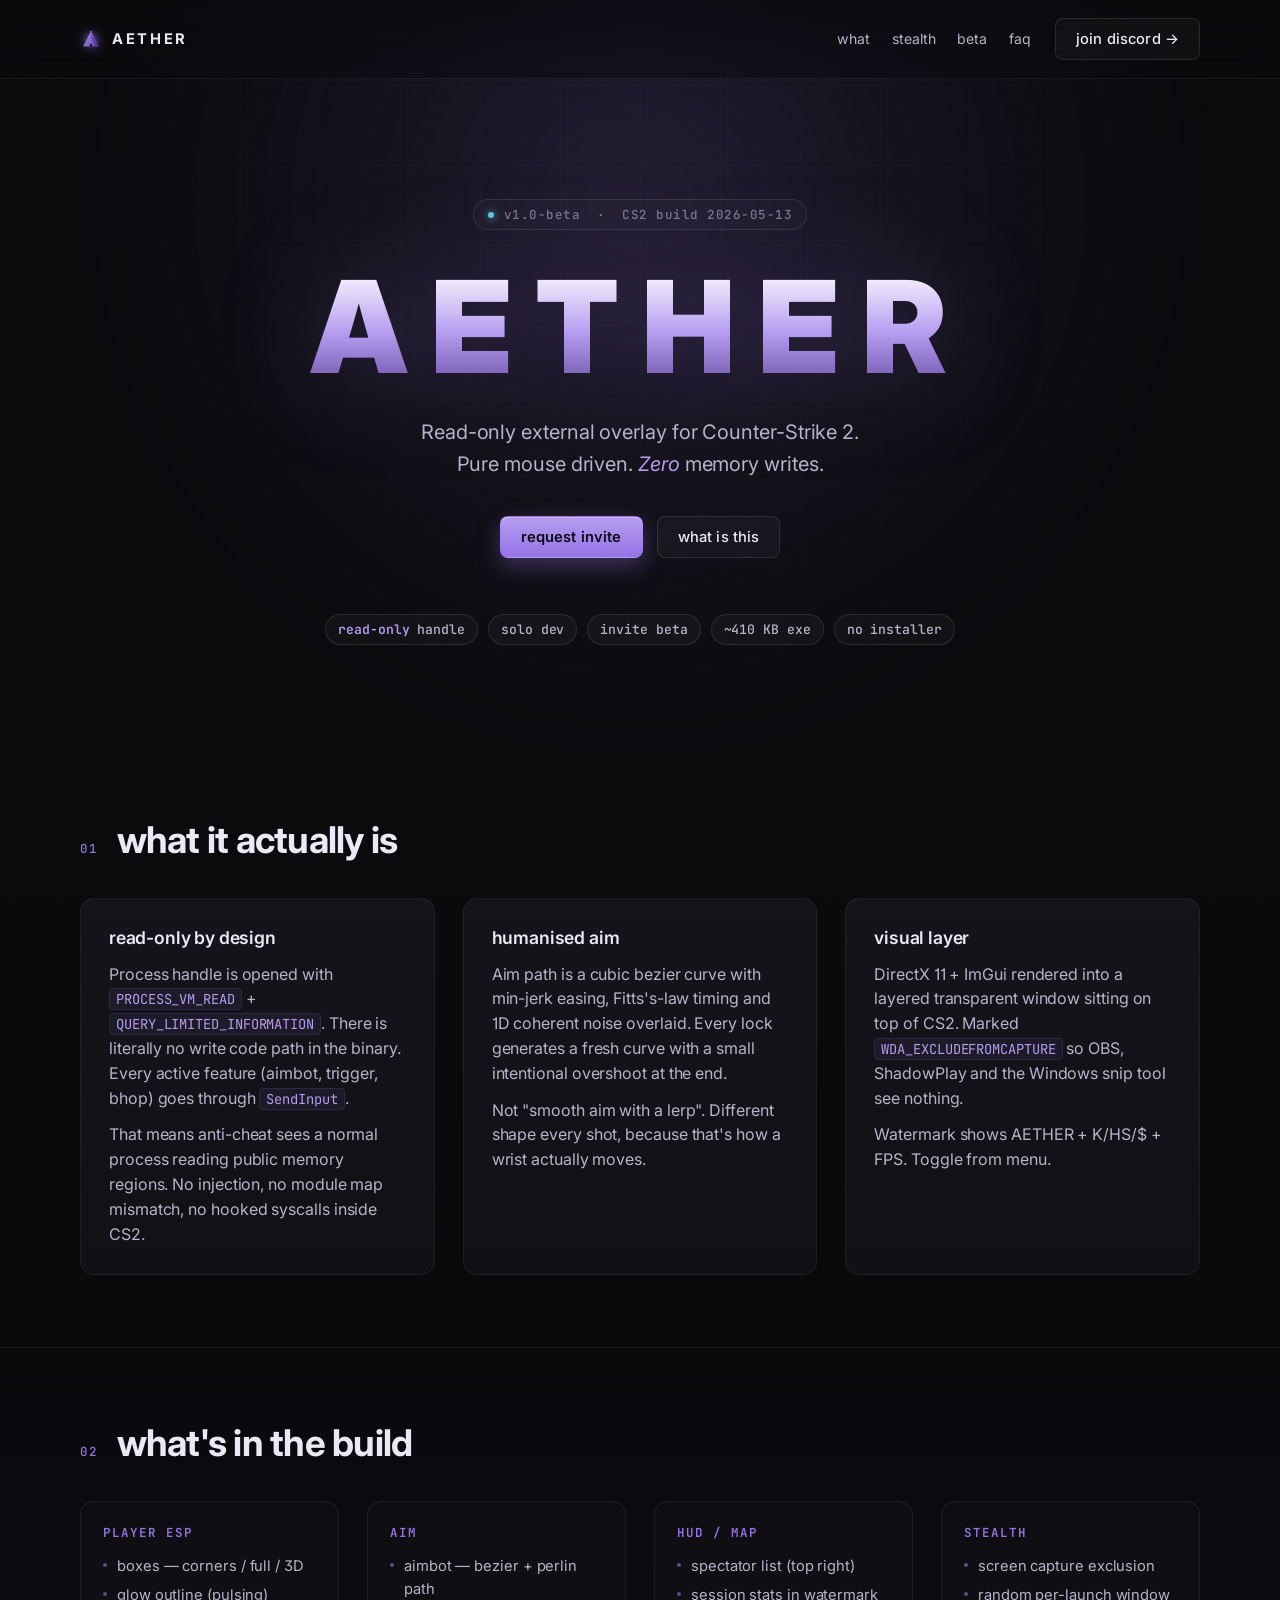
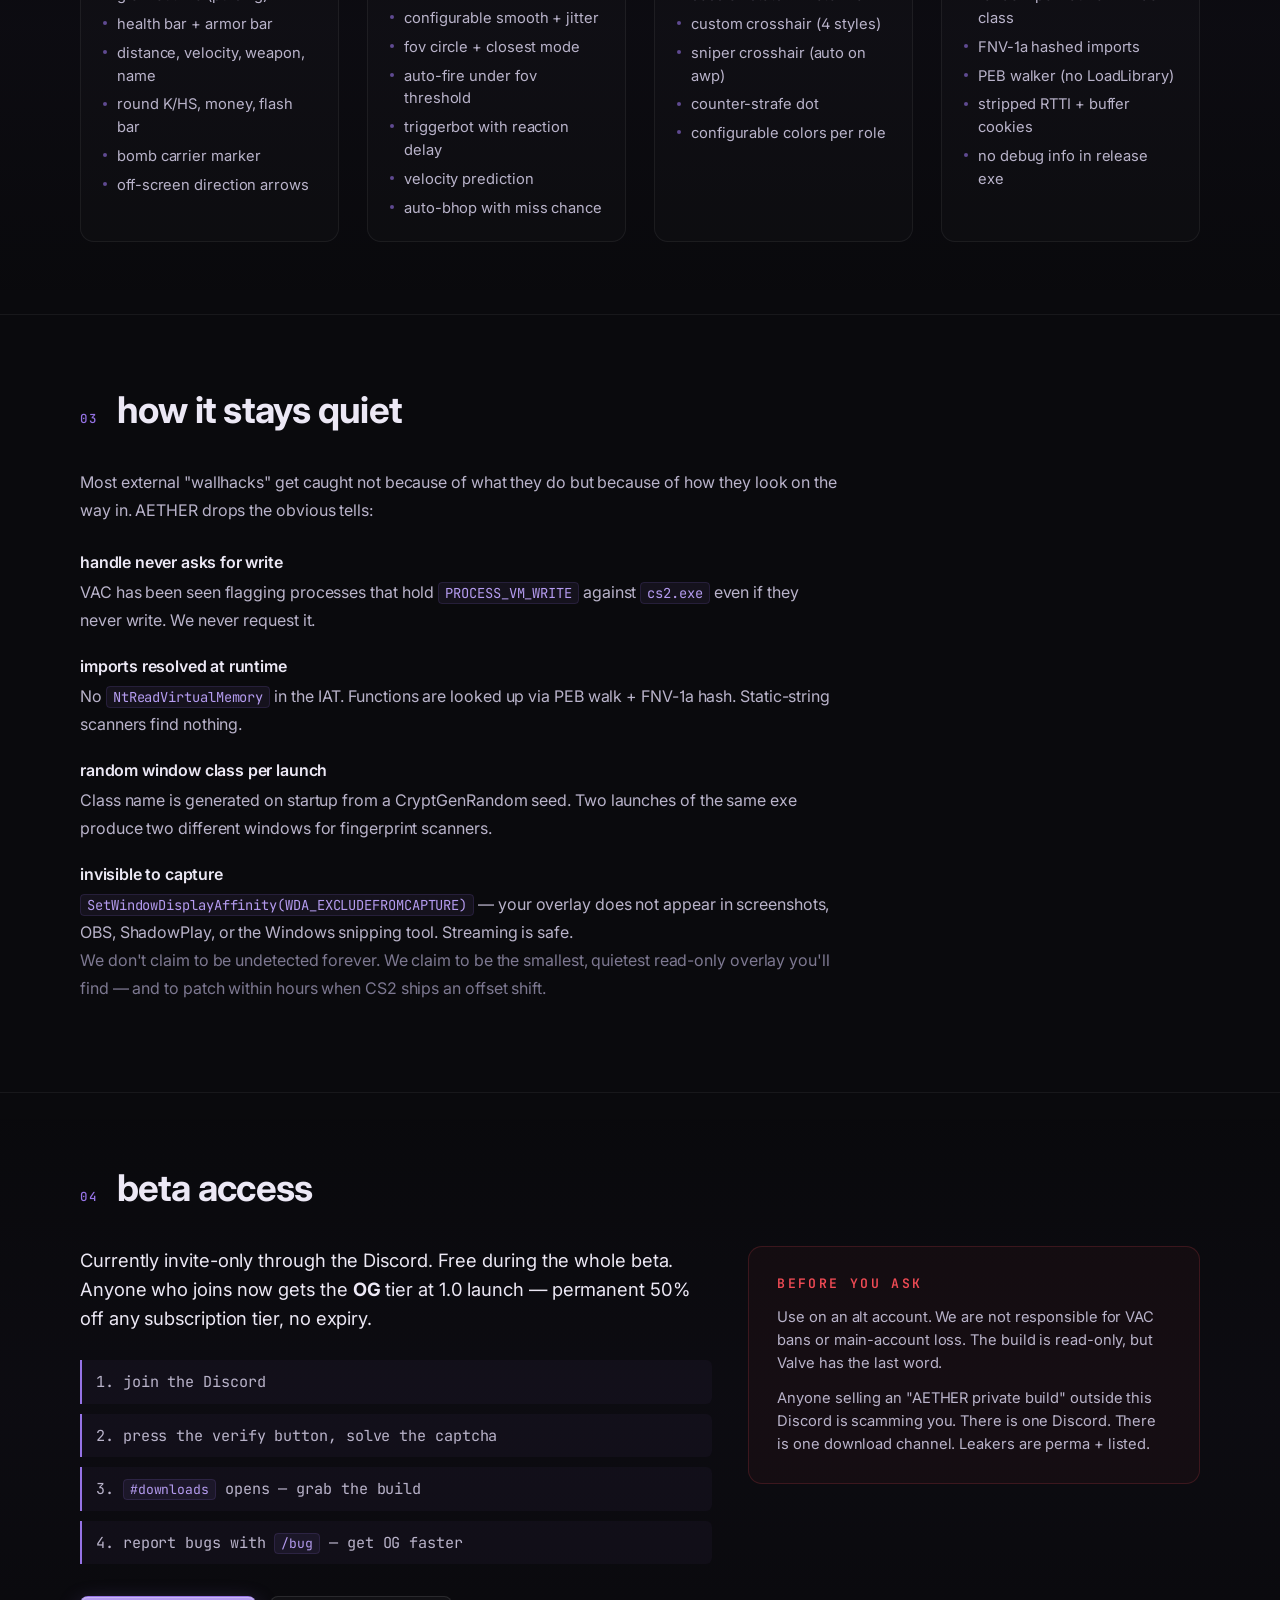
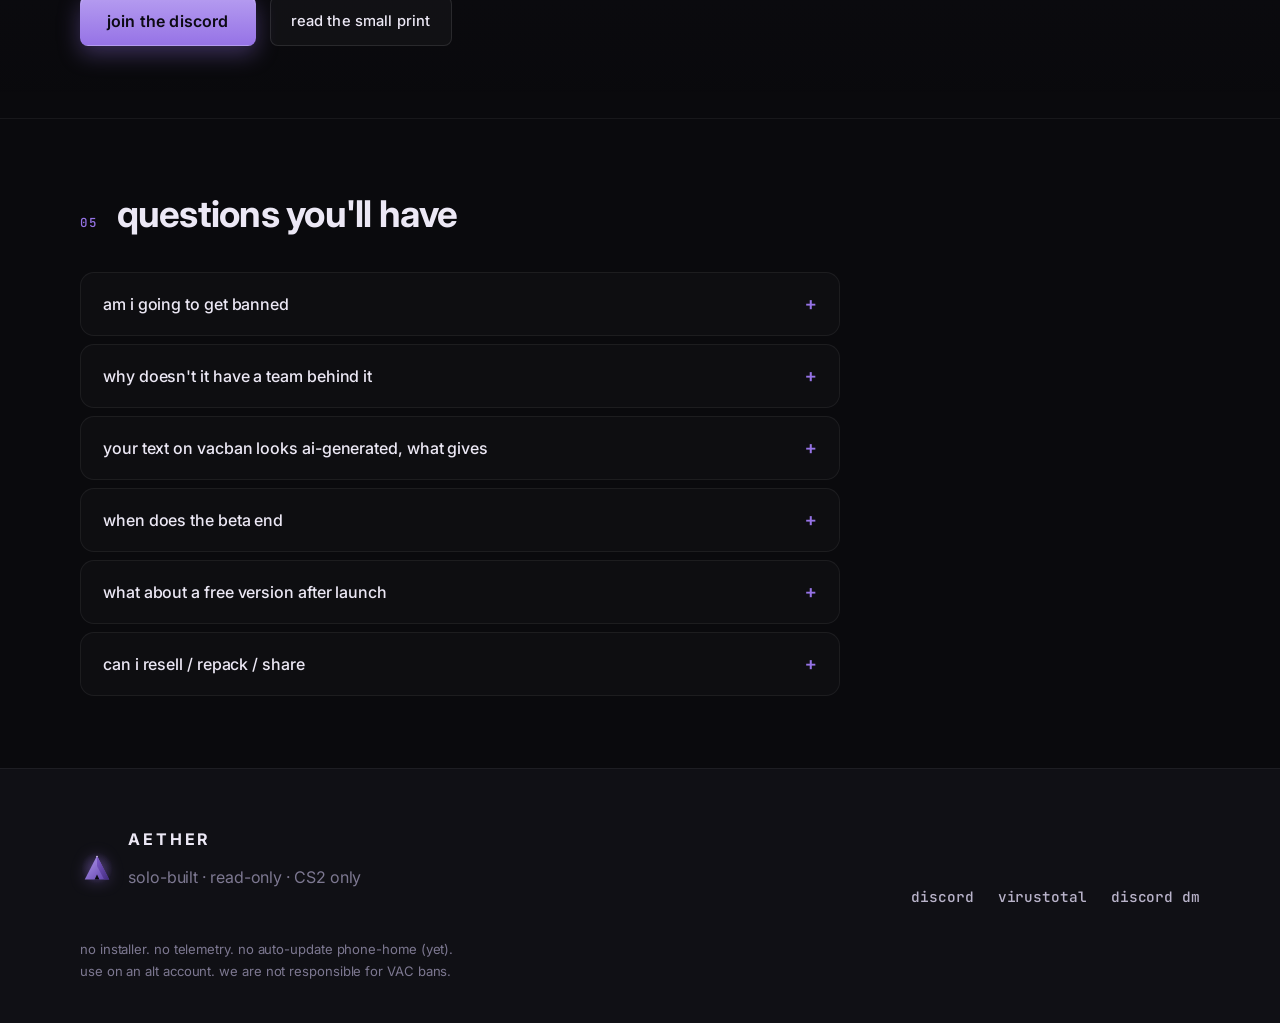
<file: index.html>
<!doctype html>
<html lang="en">
<head>
  <meta charset="utf-8" />
  <meta name="viewport" content="width=device-width, initial-scale=1" />

  <title>AETHER — read-only CS2 overlay</title>
  <meta name="description" content="A read-only external overlay for Counter-Strike 2. Mouse-driven aim, zero memory writes. Solo-built, invite-only beta." />

  <!-- open graph -->
  <meta property="og:title" content="AETHER" />
  <meta property="og:description" content="Read-only CS2 overlay. Pure SendInput. Solo-built, invite beta." />
  <meta property="og:type" content="website" />
  <meta property="og:url" content="https://aetherr.site/" />
  <meta property="og:image" content="https://aetherr.site/assets/og.png" />
  <link rel="canonical" href="https://aetherr.site/" />

  <link rel="icon" href="assets/favicon.svg" type="image/svg+xml" />
  <link rel="preconnect" href="https://fonts.googleapis.com" />
  <link rel="preconnect" href="https://fonts.gstatic.com" crossorigin />
  <link href="https://fonts.googleapis.com/css2?family=Inter:wght@300;400;500;600;700;900&family=JetBrains+Mono:wght@400;500;700&display=swap" rel="stylesheet" />

  <link rel="stylesheet" href="style.css" />
</head>
<body>

<!-- ambient backdrop -->
<div class="bg" aria-hidden="true">
  <div class="bg__violet"></div>
  <div class="bg__noise"></div>
  <div class="bg__grid"></div>
</div>

<header class="nav">
  <a href="#top" class="nav__brand">
    <img src="assets/logo.svg" class="nav__logo" alt="" width="22" height="22">
    <span class="nav__name">AETHER</span>
  </a>
  <nav class="nav__links">
    <a href="#what">what</a>
    <a href="#stealth">stealth</a>
    <a href="#beta">beta</a>
    <a href="#faq">faq</a>
  </nav>
  <a class="btn btn--ghost nav__cta" href="#beta">join discord →</a>
</header>

<main>

<!-- ============================================================ HERO -->
<section id="top" class="hero">
  <div class="hero__inner">

    <p class="hero__kicker">
      <span class="pulse"></span> v1.0-beta &nbsp;·&nbsp; CS2 build 2026-05-13
    </p>

    <h1 class="hero__wordmark" aria-label="AETHER">
      <span>A</span><span>E</span><span>T</span><span>H</span><span>E</span><span>R</span>
    </h1>

    <p class="hero__tag">
      Read-only external overlay for Counter-Strike 2.<br/>
      Pure mouse driven. <em>Zero</em> memory writes.
    </p>

    <div class="hero__ctas">
      <a class="btn btn--primary" href="#beta">request invite</a>
      <a class="btn btn--ghost" href="#what">what is this</a>
    </div>

    <ul class="hero__chips" aria-label="quick facts">
      <li><b>read-only</b> handle</li>
      <li>solo dev</li>
      <li>invite beta</li>
      <li>~410 KB exe</li>
      <li>no installer</li>
    </ul>

  </div>
</section>


<!-- ============================================================ WHAT -->
<section id="what" class="section">
  <div class="section__head">
    <span class="section__num">01</span>
    <h2>what it actually is</h2>
  </div>

  <div class="grid grid--3">

    <article class="card">
      <h3>read-only by design</h3>
      <p>
        Process handle is opened with <code>PROCESS_VM_READ</code> +
        <code>QUERY_LIMITED_INFORMATION</code>. There is literally no
        write code path in the binary. Every active feature
        (aimbot, trigger, bhop) goes through <code>SendInput</code>.
      </p>
      <p class="muted">
        That means anti-cheat sees a normal process reading public
        memory regions. No injection, no module map mismatch, no
        hooked syscalls inside CS2.
      </p>
    </article>

    <article class="card">
      <h3>humanised aim</h3>
      <p>
        Aim path is a cubic bezier curve with min-jerk easing,
        Fitts's-law timing and 1D coherent noise overlaid. Every
        lock generates a fresh curve with a small intentional
        overshoot at the end.
      </p>
      <p class="muted">
        Not "smooth aim with a lerp". Different shape every shot,
        because that's how a wrist actually moves.
      </p>
    </article>

    <article class="card">
      <h3>visual layer</h3>
      <p>
        DirectX 11 + ImGui rendered into a layered transparent window
        sitting on top of CS2. Marked
        <code>WDA_EXCLUDEFROMCAPTURE</code> so OBS, ShadowPlay and
        the Windows snip tool see nothing.
      </p>
      <p class="muted">
        Watermark shows AETHER + K/HS/$ + FPS. Toggle from menu.
      </p>
    </article>

  </div>
</section>


<!-- ============================================================ FEATURES -->
<section class="section section--alt">
  <div class="section__head">
    <span class="section__num">02</span>
    <h2>what's in the build</h2>
  </div>

  <div class="features">

    <div class="feat-col">
      <h4>player esp</h4>
      <ul>
        <li>boxes — corners / full / 3D</li>
        <li>glow outline (pulsing)</li>
        <li>health bar + armor bar</li>
        <li>distance, velocity, weapon, name</li>
        <li>round K/HS, money, flash bar</li>
        <li>bomb carrier marker</li>
        <li>off-screen direction arrows</li>
      </ul>
    </div>

    <div class="feat-col">
      <h4>aim</h4>
      <ul>
        <li>aimbot — bezier + perlin path</li>
        <li>configurable smooth + jitter</li>
        <li>fov circle + closest mode</li>
        <li>auto-fire under fov threshold</li>
        <li>triggerbot with reaction delay</li>
        <li>velocity prediction</li>
        <li>auto-bhop with miss chance</li>
      </ul>
    </div>

    <div class="feat-col">
      <h4>hud / map</h4>
      <ul>
        <li>spectator list (top right)</li>
        <li>session stats in watermark</li>
        <li>custom crosshair (4 styles)</li>
        <li>sniper crosshair (auto on awp)</li>
        <li>counter-strafe dot</li>
        <li>configurable colors per role</li>
      </ul>
    </div>

    <div class="feat-col">
      <h4>stealth</h4>
      <ul>
        <li>screen capture exclusion</li>
        <li>random per-launch window class</li>
        <li>FNV-1a hashed imports</li>
        <li>PEB walker (no LoadLibrary)</li>
        <li>stripped RTTI + buffer cookies</li>
        <li>no debug info in release exe</li>
      </ul>
    </div>

  </div>
</section>


<!-- ============================================================ STEALTH -->
<section id="stealth" class="section">
  <div class="section__head">
    <span class="section__num">03</span>
    <h2>how it stays quiet</h2>
  </div>

  <div class="prose">
    <p>
      Most external "wallhacks" get caught not because of what they
      do but because of how they look on the way in. AETHER drops
      the obvious tells:
    </p>
    <dl>
      <dt>handle never asks for write</dt>
      <dd>
        VAC has been seen flagging processes that hold
        <code>PROCESS_VM_WRITE</code> against <code>cs2.exe</code>
        even if they never write. We never request it.
      </dd>

      <dt>imports resolved at runtime</dt>
      <dd>
        No <code>NtReadVirtualMemory</code> in the IAT. Functions
        are looked up via PEB walk + FNV-1a hash. Static-string
        scanners find nothing.
      </dd>

      <dt>random window class per launch</dt>
      <dd>
        Class name is generated on startup from a CryptGenRandom
        seed. Two launches of the same exe produce two different
        windows for fingerprint scanners.
      </dd>

      <dt>invisible to capture</dt>
      <dd>
        <code>SetWindowDisplayAffinity(WDA_EXCLUDEFROMCAPTURE)</code>
        — your overlay does not appear in screenshots, OBS,
        ShadowPlay, or the Windows snipping tool. Streaming is
        safe.
      </dd>
    </dl>
    <p class="muted">
      We don't claim to be undetected forever. We claim to be the
      smallest, quietest read-only overlay you'll find — and to
      patch within hours when CS2 ships an offset shift.
    </p>
  </div>
</section>


<!-- ============================================================ BETA -->
<section id="beta" class="section section--alt">
  <div class="section__head">
    <span class="section__num">04</span>
    <h2>beta access</h2>
  </div>

  <div class="beta">

    <div class="beta__copy">
      <p class="lede">
        Currently invite-only through the Discord. Free during the
        whole beta. Anyone who joins now gets the
        <b>OG</b> tier at 1.0 launch — permanent 50% off any
        subscription tier, no expiry.
      </p>

      <ul class="beta__how">
        <li>1. join the Discord</li>
        <li>2. press the verify button, solve the captcha</li>
        <li>3. <code>#downloads</code> opens — grab the build</li>
        <li>4. report bugs with <code>/bug</code> — get OG faster</li>
      </ul>

      <div class="beta__cta">
        <a class="btn btn--primary btn--lg" href="https://discord.gg/yrNSvceedx">join the discord</a>
        <a class="btn btn--ghost" href="#faq">read the small print</a>
      </div>
    </div>

    <aside class="beta__notice">
      <h4>before you ask</h4>
      <p>
        Use on an alt account. We are not responsible for VAC bans
        or main-account loss. The build is read-only, but Valve has
        the last word.
      </p>
      <p class="muted">
        Anyone selling an "AETHER private build" outside this
        Discord is scamming you. There is one Discord. There is one
        download channel. Leakers are perma + listed.
      </p>
    </aside>

  </div>
</section>


<!-- ============================================================ FAQ -->
<section id="faq" class="section">
  <div class="section__head">
    <span class="section__num">05</span>
    <h2>questions you'll have</h2>
  </div>

  <div class="faq">

    <details>
      <summary>am i going to get banned</summary>
      <p>
        Maybe. AETHER is read-only and uses <code>SendInput</code>
        for active features, which is the lowest-risk approach
        available. There is no public-domain "guaranteed safe"
        overlay for CS2 because Valve does not publish their
        criteria. Use an alt. If you put your main on the line you
        accepted the risk.
      </p>
    </details>

    <details>
      <summary>why doesn't it have a team behind it</summary>
      <p>
        Because every cheat-ring with a team is also a cheat-ring
        with a leak surface. Nobody else has the source. Nobody
        else has the offsets. There is no support agent in another
        timezone re-uploading the binary to a Telegram channel for
        $5.
      </p>
    </details>

    <details>
      <summary>your text on vacban looks ai-generated, what gives</summary>
      <p>
        First draft of the listing was written with help from a
        language model and someone called it out, fairly. The
        actual code, offsets, render path and aim engine were
        hand-written. We rewrote the listing. We're not going to
        pretend we don't use tools — we just don't ship slop.
      </p>
    </details>

    <details>
      <summary>when does the beta end</summary>
      <p>
        When the build is stable across two consecutive CS2 patches
        with no critical bugs in <code>#bug-reports</code> for
        seven days. Best estimate: 4–6 weeks from now. Beta
        members get OG at launch and keep their seat.
      </p>
    </details>

    <details>
      <summary>what about a free version after launch</summary>
      <p>
        No free tier. The cost of doing this safely is paying for a
        single developer to actually update the build the day a
        patch lands. Free overlays are free because nobody's
        paying for anyone to update them, which is why they all
        get caught.
      </p>
    </details>

    <details>
      <summary>can i resell / repack / share</summary>
      <p>
        No. Per-customer watermarks (HWID + canary strings) ship
        with 1.0 — leaked builds will trace back to whoever
        bought the seat. During the free beta the deterrent is
        community: leak = perma + #wall-of-shame + your Steam URL
        publicly listed.
      </p>
    </details>

  </div>
</section>


</main>

<footer class="footer">
  <div class="footer__row">
    <div class="footer__brand-block">
      <img src="assets/logo.svg" class="footer__logo" alt="AETHER" width="34" height="34">
      <div>
        <p class="footer__brand">AETHER</p>
        <p class="muted">solo-built · read-only · CS2 only</p>
      </div>
    </div>
    <div class="footer__links">
      <a href="https://discord.gg/yrNSvceedx">discord</a>
      <a href="https://www.virustotal.com/gui/file/6156adafe0cb12a07d87f3aa9d11b6fa22a03e123e887a662e5951a39aacc93d">virustotal</a>
      <a href="https://discord.gg/yrNSvceedx">discord dm</a>
    </div>
  </div>
  <p class="footer__small">
    no installer. no telemetry. no auto-update phone-home (yet).<br/>
    <span class="muted">use on an alt account. we are not responsible for VAC bans.</span>
  </p>
</footer>

<script src="script.js" defer></script>
</body>
</html>
</file>
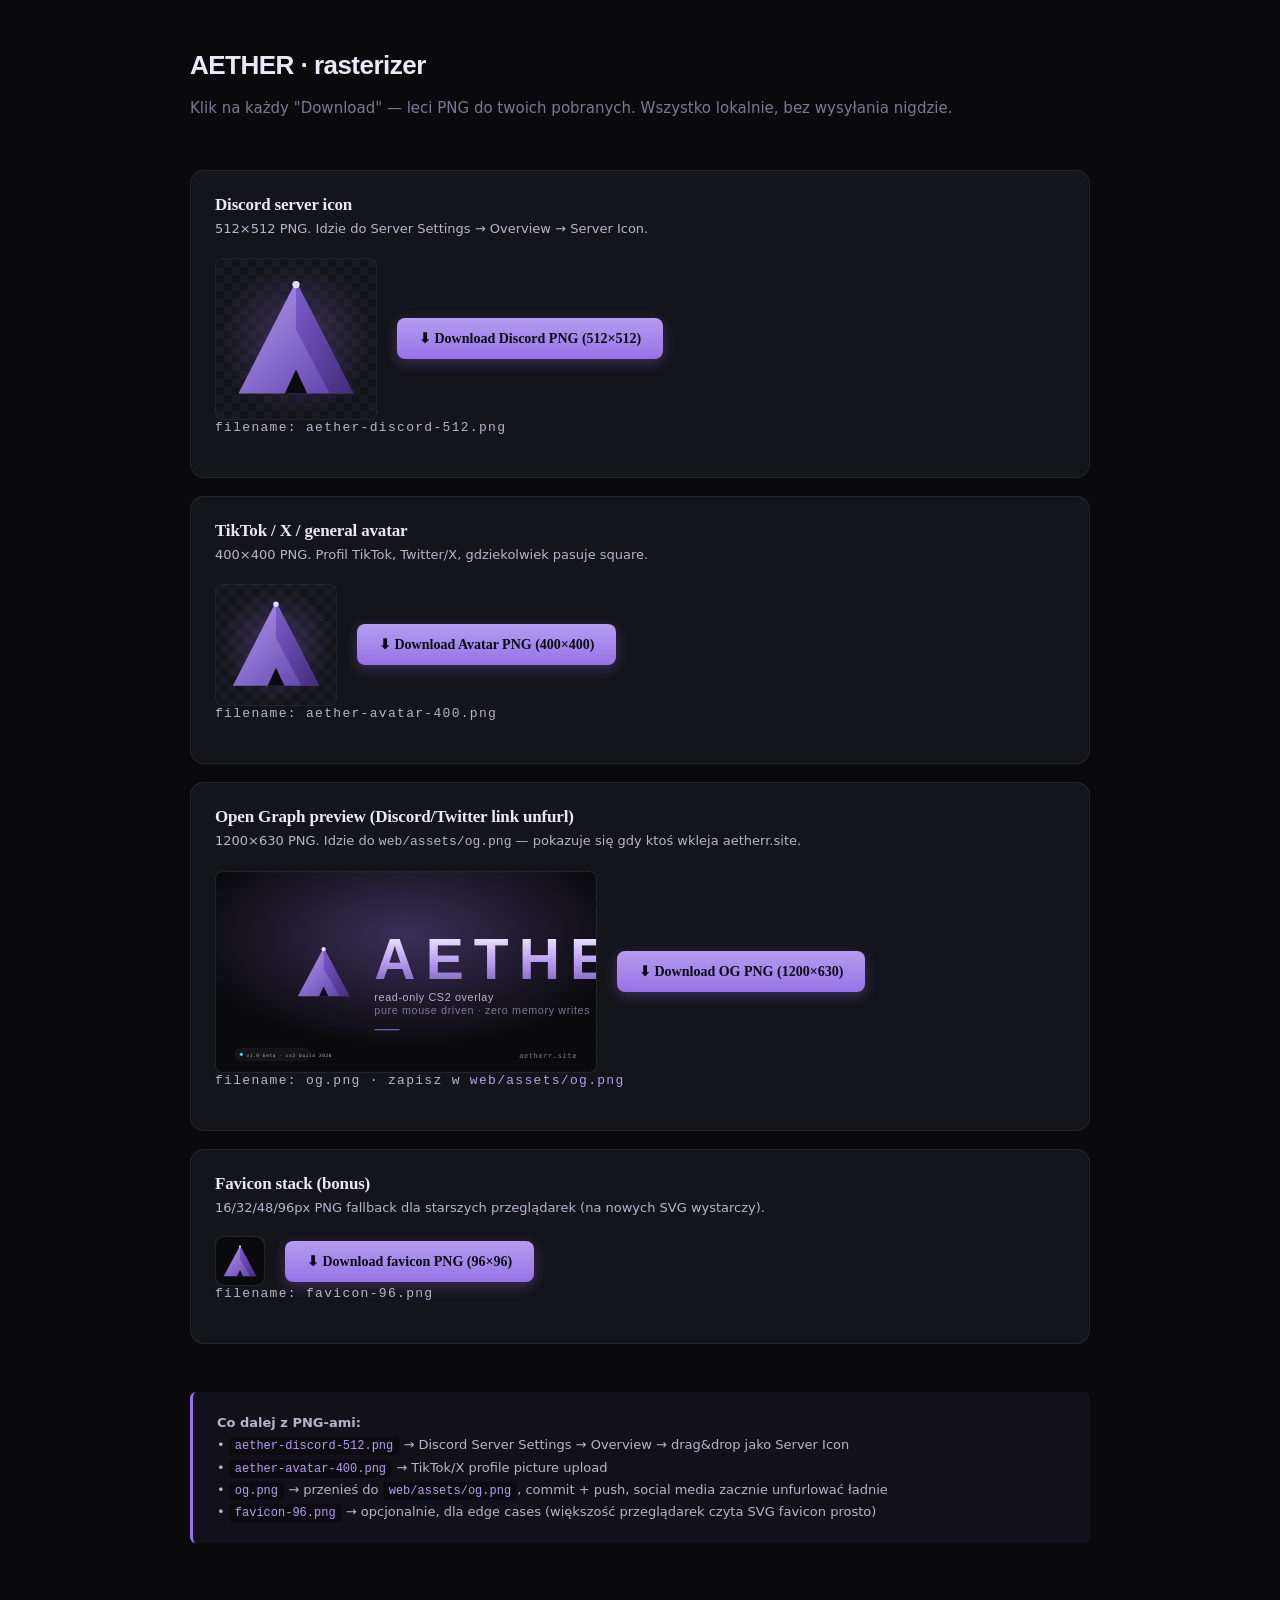
<file: rasterize.html>
<!doctype html>
<html lang="en">
<head>
<meta charset="utf-8" />
<title>AETHER · SVG → PNG rasterizer</title>
<style>
  body {
    background: #0a0a0d;
    color: #ece8f5;
    font: 15px/1.6 'Inter', system-ui, sans-serif;
    padding: 50px 30px 100px;
    max-width: 900px; margin: 0 auto;
  }
  h1 {
    font: 700 26px/1.2 'Inter', sans-serif;
    letter-spacing: -0.02em;
    margin: 0 0 12px;
  }
  .lead { color: #7d7891; margin-bottom: 50px; }
  .item {
    background: #14141b;
    border: 1px solid rgba(255,255,255,.07);
    border-radius: 14px;
    padding: 24px;
    margin-bottom: 18px;
  }
  .item h3 {
    font: 600 17px 'Inter';
    margin: 0 0 4px;
    letter-spacing: -0.01em;
  }
  .item p {
    color: #b9b3ca;
    font-size: 13px;
    margin: 0 0 18px;
  }
  .row {
    display: flex;
    align-items: center;
    gap: 20px;
    flex-wrap: wrap;
  }
  .preview {
    background:
      repeating-conic-gradient(#1a1a22 0% 25%, #14141b 0% 50%) 50% / 16px 16px;
    border: 1px solid rgba(255,255,255,.05);
    border-radius: 8px;
    overflow: hidden;
    flex-shrink: 0;
  }
  .preview img { display: block; }
  button {
    background: linear-gradient(180deg, #b59cf0, #9673e6);
    color: #0c0a14;
    font: 600 14px 'Inter';
    border: none;
    padding: 12px 22px;
    border-radius: 8px;
    cursor: pointer;
    box-shadow: 0 4px 14px rgba(150,115,230,.3);
    transition: transform .12s, box-shadow .2s;
  }
  button:hover {
    transform: translateY(-1px);
    box-shadow: 0 8px 22px rgba(150,115,230,.45);
  }
  button:active { transform: translateY(0); }
  .meta {
    font: 500 11px 'JetBrains Mono', monospace;
    color: #7d7891;
    letter-spacing: 0.1em;
    margin-top: 12px;
  }
  .ok { color: #5ac8dc; }
  .note {
    margin-top: 48px;
    padding: 20px 24px;
    background: rgba(150,115,230,.06);
    border-left: 3px solid #9673e6;
    border-radius: 6px;
    color: #b9b3ca;
    font-size: 13px;
    line-height: 1.7;
  }
  .note code {
    font: 500 12px 'JetBrains Mono', monospace;
    color: #b59cf0;
    background: rgba(0,0,0,.3);
    padding: 2px 6px;
    border-radius: 4px;
  }
  canvas { display: none; }
</style>
</head>
<body>

<h1>AETHER · rasterizer</h1>
<p class="lead">Klik na każdy "Download" — leci PNG do twoich pobranych. Wszystko lokalnie, bez wysyłania nigdzie.</p>

<div class="item">
  <h3>Discord server icon</h3>
  <p>512×512 PNG. Idzie do Server Settings → Overview → Server Icon.</p>
  <div class="row">
    <div class="preview"><img src="assets/logo.svg" width="160" height="160" alt=""></div>
    <button onclick="rasterize('assets/logo.svg', 512, 512, 'aether-discord-512.png', '#0a0a0d')">
      ⬇ Download Discord PNG (512×512)
    </button>
  </div>
  <p class="meta">filename: aether-discord-512.png</p>
</div>

<div class="item">
  <h3>TikTok / X / general avatar</h3>
  <p>400×400 PNG. Profil TikTok, Twitter/X, gdziekolwiek pasuje square.</p>
  <div class="row">
    <div class="preview"><img src="assets/logo.svg" width="120" height="120" alt=""></div>
    <button onclick="rasterize('assets/logo.svg', 400, 400, 'aether-avatar-400.png', '#0a0a0d')">
      ⬇ Download Avatar PNG (400×400)
    </button>
  </div>
  <p class="meta">filename: aether-avatar-400.png</p>
</div>

<div class="item">
  <h3>Open Graph preview (Discord/Twitter link unfurl)</h3>
  <p>1200×630 PNG. Idzie do <code>web/assets/og.png</code> — pokazuje się gdy ktoś wkleja aetherr.site.</p>
  <div class="row">
    <div class="preview"><img src="assets/og-source.svg" width="380" height="200" alt=""></div>
    <button onclick="rasterize('assets/og-source.svg', 1200, 630, 'og.png', '#0a0a0d')">
      ⬇ Download OG PNG (1200×630)
    </button>
  </div>
  <p class="meta">filename: og.png · zapisz w <span style="color:#b59cf0">web/assets/og.png</span></p>
</div>

<div class="item">
  <h3>Favicon stack (bonus)</h3>
  <p>16/32/48/96px PNG fallback dla starszych przeglądarek (na nowych SVG wystarczy).</p>
  <div class="row">
    <div class="preview"><img src="assets/favicon.svg" width="48" height="48" alt=""></div>
    <button onclick="rasterize('assets/favicon.svg', 96, 96, 'favicon-96.png', null)">
      ⬇ Download favicon PNG (96×96)
    </button>
  </div>
  <p class="meta">filename: favicon-96.png</p>
</div>

<div class="note">
  <b>Co dalej z PNG-ami:</b><br>
  • <code>aether-discord-512.png</code> → Discord Server Settings → Overview → drag&amp;drop jako Server Icon<br>
  • <code>aether-avatar-400.png</code> → TikTok/X profile picture upload<br>
  • <code>og.png</code> → przenieś do <code>web/assets/og.png</code>, commit + push, social media zacznie unfurlować ładnie<br>
  • <code>favicon-96.png</code> → opcjonalnie, dla edge cases (większość przeglądarek czyta SVG favicon prosto)
</div>

<canvas id="cv"></canvas>

<script>
async function rasterize(svgUrl, w, h, filename, bg) {
  const cv = document.getElementById('cv');
  cv.width  = w;
  cv.height = h;
  const ctx = cv.getContext('2d');

  // Optional opaque background — needed for og.png and Discord (no transparency).
  if (bg) {
    ctx.fillStyle = bg;
    ctx.fillRect(0, 0, w, h);
  }

  // Load SVG as data URL so the Image canvas pipeline works without CORS.
  const res  = await fetch(svgUrl);
  const txt  = await res.text();
  const blob = new Blob([txt], { type: 'image/svg+xml' });
  const url  = URL.createObjectURL(blob);

  await new Promise((resolve, reject) => {
    const img = new Image();
    img.onload = () => {
      ctx.drawImage(img, 0, 0, w, h);
      URL.revokeObjectURL(url);
      resolve();
    };
    img.onerror = reject;
    img.src = url;
  });

  // Trigger download.
  cv.toBlob((b) => {
    const a = document.createElement('a');
    a.href = URL.createObjectURL(b);
    a.download = filename;
    document.body.appendChild(a);
    a.click();
    a.remove();
  }, 'image/png');
}
</script>

</body>
</html>
</file>
<file: style.css>
/* =============================================================
   AETHER landing — dark / phantom violet
   single-file css, no framework, no build step
   ============================================================= */

:root {
  --bg-0:      #0a0a0d;
  --bg-1:      #101015;
  --bg-2:      #14141b;
  --line:      rgba(255,255,255,.06);
  --line-2:    rgba(255,255,255,.10);

  --text:      #ece8f5;
  --text-2:    #b9b3ca;
  --text-3:    #7d7891;

  --accent:    #9673e6;     /* phantom violet — matches in-cheat palette */
  --accent-2:  #b59cf0;
  --accent-soft: rgba(150,115,230,.18);
  --cyan:      #5ac8dc;
  --warm:      #f0b464;
  --danger:    #f04b55;

  --radius:    14px;
  --radius-sm: 8px;

  --shadow-sm: 0 1px 2px rgba(0,0,0,.4);
  --shadow:    0 8px 24px rgba(0,0,0,.45), 0 1px 2px rgba(0,0,0,.6);
  --shadow-lg: 0 20px 60px rgba(0,0,0,.55);

  --w:         1120px;
  --gap:       28px;
  --gap-lg:    72px;

  --font-sans: 'Inter', system-ui, -apple-system, Segoe UI, sans-serif;
  --font-mono: 'JetBrains Mono', SFMono-Regular, Consolas, monospace;
}

/* =================================================== reset / base */
*, *::before, *::after { box-sizing: border-box; }
html { scroll-behavior: smooth; -webkit-text-size-adjust: 100%; }
body {
  margin: 0;
  background: var(--bg-0);
  color: var(--text);
  font: 16px/1.55 var(--font-sans);
  font-feature-settings: "ss01", "cv01";
  letter-spacing: -0.005em;
  overflow-x: hidden;
  min-height: 100vh;
}
img, svg { display: block; max-width: 100%; }
a { color: inherit; text-decoration: none; }
ul { padding: 0; margin: 0; list-style: none; }
code {
  font: 0.86em var(--font-mono);
  color: var(--accent-2);
  background: rgba(150,115,230,.08);
  padding: 1px 6px;
  border-radius: 4px;
  border: 1px solid rgba(150,115,230,.14);
}
em { font-style: italic; color: var(--accent-2); }
.muted { color: var(--text-3); }

/* =================================================== ambient bg */
.bg {
  position: fixed; inset: 0; pointer-events: none;
  z-index: 0; overflow: hidden;
}
.bg__violet {
  position: absolute;
  width: 1100px; height: 1100px;
  top: -350px; left: 50%;
  transform: translateX(-50%);
  background: radial-gradient(circle,
    rgba(150,115,230,.18) 0%,
    rgba(150,115,230,.05) 40%,
    transparent 70%);
  filter: blur(40px);
  animation: floatviolet 24s ease-in-out infinite;
}
@keyframes floatviolet {
  0%,100% { transform: translateX(-50%) translateY(0); }
  50%     { transform: translateX(-50%) translateY(40px); }
}
.bg__noise {
  position: absolute; inset: 0;
  background-image: url("data:image/svg+xml,%3Csvg xmlns='http://www.w3.org/2000/svg' width='240' height='240'%3E%3Cfilter id='n'%3E%3CfeTurbulence type='fractalNoise' baseFrequency='0.9' numOctaves='3' stitchTiles='stitch'/%3E%3CfeColorMatrix values='0 0 0 0 1, 0 0 0 0 1, 0 0 0 0 1, 0 0 0 0.5 0'/%3E%3C/filter%3E%3Crect width='100%25' height='100%25' filter='url(%23n)' opacity='0.45'/%3E%3C/svg%3E");
  opacity: 0.035;
  mix-blend-mode: overlay;
}
.bg__grid {
  position: absolute; inset: 0;
  background-image:
    linear-gradient(rgba(255,255,255,.025) 1px, transparent 1px),
    linear-gradient(90deg, rgba(255,255,255,.025) 1px, transparent 1px);
  background-size: 80px 80px;
  mask-image: radial-gradient(circle at 50% 0, black, transparent 70%);
  -webkit-mask-image: radial-gradient(circle at 50% 0, black, transparent 70%);
}

main { position: relative; z-index: 1; }

/* =================================================== nav */
.nav {
  position: sticky; top: 0;
  z-index: 50;
  display: flex; align-items: center; gap: 24px;
  padding: 18px max(20px, calc((100vw - var(--w)) / 2));
  backdrop-filter: blur(18px) saturate(1.1);
  -webkit-backdrop-filter: blur(18px) saturate(1.1);
  background: linear-gradient(180deg, rgba(10,10,13,.7), rgba(10,10,13,.45));
  border-bottom: 1px solid var(--line);
}
.nav__brand {
  display: inline-flex; align-items: center; gap: 10px;
  font-weight: 700; letter-spacing: 0.18em;
  font-size: 0.92rem;
}
.nav__dot {
  width: 7px; height: 7px;
  background: var(--accent);
  border-radius: 50%;
  box-shadow: 0 0 10px var(--accent);
  animation: pulse 2.4s ease-in-out infinite;
}
.nav__logo {
  display: block;
  filter: drop-shadow(0 0 6px rgba(150,115,230,.5));
  transition: transform .25s ease, filter .25s ease;
}
.nav__brand:hover .nav__logo {
  transform: rotate(-6deg) scale(1.06);
  filter: drop-shadow(0 0 10px rgba(150,115,230,.7));
}
@keyframes pulse {
  0%,100% { opacity: 0.7; transform: scale(1); }
  50%     { opacity: 1; transform: scale(1.18); }
}
.nav__name { color: var(--text); }
.nav__links {
  display: flex; gap: 22px;
  margin-left: auto;
  font-size: 0.88rem;
  color: var(--text-2);
}
.nav__links a { transition: color .15s; }
.nav__links a:hover { color: var(--text); }
.nav__cta {
  font-size: 0.85rem;
  padding: 8px 14px;
}
@media (max-width: 720px) {
  .nav__links { display: none; }
}

/* =================================================== buttons */
.btn {
  display: inline-flex; align-items: center; justify-content: center;
  gap: 8px;
  padding: 11px 20px;
  border-radius: var(--radius-sm);
  font: 500 0.92rem var(--font-sans);
  letter-spacing: 0.01em;
  border: 1px solid transparent;
  cursor: pointer;
  transition: transform .12s ease, background .15s, border-color .15s, color .15s, box-shadow .2s;
  user-select: none;
}
.btn:active { transform: translateY(1px); }
.btn--primary {
  background: linear-gradient(180deg, var(--accent-2), var(--accent));
  color: #0c0a14;
  font-weight: 600;
  box-shadow:
    0 8px 22px rgba(150,115,230,.35),
    inset 0 1px 0 rgba(255,255,255,.25);
}
.btn--primary:hover {
  filter: brightness(1.06);
  box-shadow:
    0 10px 28px rgba(150,115,230,.5),
    inset 0 1px 0 rgba(255,255,255,.3);
}
.btn--ghost {
  background: rgba(255,255,255,.03);
  color: var(--text);
  border-color: var(--line-2);
}
.btn--ghost:hover {
  background: rgba(150,115,230,.08);
  border-color: rgba(150,115,230,.28);
}
.btn--lg { padding: 14px 26px; font-size: 1rem; }

/* =================================================== sections */
.section {
  padding: var(--gap-lg) max(20px, calc((100vw - var(--w)) / 2));
  position: relative;
}
.section--alt {
  background:
    linear-gradient(180deg, transparent, rgba(150,115,230,.025), transparent);
  border-top: 1px solid var(--line);
  border-bottom: 1px solid var(--line);
}
.section__head {
  display: flex; align-items: baseline; gap: 18px;
  margin-bottom: 36px;
}
.section__num {
  font: 500 0.78rem var(--font-mono);
  color: var(--accent);
  letter-spacing: 0.18em;
}
.section h2 {
  margin: 0;
  font: 700 clamp(1.6rem, 3vw, 2.3rem) var(--font-sans);
  letter-spacing: -0.02em;
  color: var(--text);
}

/* =================================================== HERO */
.hero {
  padding: 120px max(20px, calc((100vw - var(--w)) / 2)) 100px;
  text-align: center;
  position: relative;
}
.hero__inner { max-width: 880px; margin: 0 auto; }
.hero__kicker {
  display: inline-flex; align-items: center; gap: 10px;
  font: 500 0.78rem var(--font-mono);
  color: var(--text-3);
  letter-spacing: 0.12em;
  padding: 6px 14px;
  border: 1px solid var(--line-2);
  border-radius: 999px;
  background: rgba(255,255,255,.02);
  margin: 0 0 36px;
}
.pulse {
  width: 6px; height: 6px; border-radius: 50%;
  background: var(--cyan);
  box-shadow: 0 0 8px var(--cyan);
  animation: pulse 1.8s ease-in-out infinite;
}

.hero__wordmark {
  font: 900 clamp(3.2rem, 11vw, 8rem) var(--font-sans);
  letter-spacing: 0.18em;
  margin: 0 0 28px;
  line-height: 0.95;
  /* gradient on the parent — used by the spans via clip below */
  filter: drop-shadow(0 0 50px rgba(150,115,230,.25));
}
.hero__wordmark span {
  display: inline-block;
  animation: floatchar 6s ease-in-out infinite;
  /* per-span gradient text — has to be on the span itself because
     background-clip:text does not inherit through inline-block children */
  background-image: linear-gradient(180deg, #fff 0%, #b59cf0 55%, #6e54a8 100%);
  -webkit-background-clip: text;
          background-clip: text;
  -webkit-text-fill-color: transparent;
          color: transparent;
}
.hero__wordmark span:nth-child(1) { animation-delay: 0s; }
.hero__wordmark span:nth-child(2) { animation-delay: .12s; }
.hero__wordmark span:nth-child(3) { animation-delay: .24s; }
.hero__wordmark span:nth-child(4) { animation-delay: .36s; }
.hero__wordmark span:nth-child(5) { animation-delay: .48s; }
.hero__wordmark span:nth-child(6) { animation-delay: .60s; }
@keyframes floatchar {
  0%,100% { transform: translateY(0); }
  50%     { transform: translateY(-4px); }
}

.hero__tag {
  font: 400 clamp(1.05rem, 1.6vw, 1.25rem) var(--font-sans);
  color: var(--text-2);
  max-width: 540px;
  margin: 0 auto 36px;
  line-height: 1.6;
}

.hero__ctas {
  display: flex; justify-content: center; gap: 14px;
  flex-wrap: wrap;
  margin-bottom: 56px;
}

.hero__chips {
  display: flex; flex-wrap: wrap; gap: 10px;
  justify-content: center;
  font: 500 0.82rem var(--font-mono);
}
.hero__chips li {
  padding: 6px 12px;
  background: rgba(255,255,255,.03);
  border: 1px solid var(--line-2);
  border-radius: 999px;
  color: var(--text-2);
}
.hero__chips b { color: var(--accent-2); font-weight: 600; }

/* =================================================== grid + cards */
.grid {
  display: grid;
  gap: var(--gap);
}
.grid--3 {
  grid-template-columns: repeat(auto-fit, minmax(280px, 1fr));
}

.card {
  padding: 28px;
  background: linear-gradient(180deg, var(--bg-2), var(--bg-1));
  border: 1px solid var(--line);
  border-radius: var(--radius);
  transition: transform .25s, border-color .25s, box-shadow .25s;
  position: relative;
  overflow: hidden;
}
.card::before {
  content: "";
  position: absolute; inset: 0;
  background: radial-gradient(400px circle at var(--mx, 50%) var(--my, 0),
    rgba(150,115,230,.08), transparent 50%);
  opacity: 0;
  transition: opacity .25s;
  pointer-events: none;
}
.card:hover {
  transform: translateY(-2px);
  border-color: rgba(150,115,230,.22);
  box-shadow: var(--shadow);
}
.card:hover::before { opacity: 1; }
.card h3 {
  margin: 0 0 14px;
  font: 600 1.1rem var(--font-sans);
  letter-spacing: -0.01em;
}
.card p { margin: 0 0 12px; color: var(--text-2); }
.card p:last-child { margin-bottom: 0; }

/* =================================================== features 4-col */
.features {
  display: grid;
  grid-template-columns: repeat(auto-fit, minmax(220px, 1fr));
  gap: var(--gap);
}
.feat-col {
  padding: 22px;
  background: rgba(255,255,255,.015);
  border: 1px solid var(--line);
  border-radius: var(--radius);
}
.feat-col h4 {
  margin: 0 0 14px;
  font: 600 0.78rem var(--font-mono);
  text-transform: uppercase;
  letter-spacing: 0.16em;
  color: var(--accent);
}
.feat-col ul { display: flex; flex-direction: column; gap: 6px; }
.feat-col li {
  font-size: 0.92rem;
  color: var(--text-2);
  padding-left: 14px;
  position: relative;
}
.feat-col li::before {
  content: ""; position: absolute;
  left: 0; top: 0.55em;
  width: 4px; height: 4px;
  background: var(--accent);
  border-radius: 50%;
  opacity: 0.6;
}

/* =================================================== prose / dl */
.prose {
  max-width: 760px;
  font-size: 1rem;
  color: var(--text-2);
  line-height: 1.75;
}
.prose p { margin: 0 0 18px; }
.prose dl { margin: 28px 0 0; }
.prose dt {
  margin-top: 22px;
  font: 600 1rem var(--font-sans);
  color: var(--text);
  letter-spacing: -0.01em;
}
.prose dd { margin: 6px 0 0; padding-left: 0; }

/* =================================================== beta */
.beta {
  display: grid;
  grid-template-columns: 1.4fr 1fr;
  gap: 36px;
  align-items: start;
}
@media (max-width: 820px) {
  .beta { grid-template-columns: 1fr; }
}
.beta__copy { padding: 0; }
.beta .lede {
  font: 400 1.15rem var(--font-sans);
  color: var(--text);
  margin: 0 0 28px;
  line-height: 1.55;
}
.beta__how {
  display: flex; flex-direction: column; gap: 10px;
  margin: 0 0 32px;
  font-family: var(--font-mono);
  font-size: 0.95rem;
  color: var(--text-2);
}
.beta__how li {
  padding: 10px 14px;
  border-left: 2px solid var(--accent);
  background: rgba(150,115,230,.04);
  border-radius: 0 6px 6px 0;
}
.beta__cta { display: flex; gap: 14px; flex-wrap: wrap; }

.beta__notice {
  padding: 28px;
  background: rgba(240,75,85,.04);
  border: 1px solid rgba(240,75,85,.18);
  border-radius: var(--radius);
}
.beta__notice h4 {
  margin: 0 0 14px;
  font: 600 0.82rem var(--font-mono);
  text-transform: uppercase;
  letter-spacing: 0.18em;
  color: var(--danger);
}
.beta__notice p { margin: 0 0 12px; color: var(--text-2); font-size: 0.92rem; }
.beta__notice p:last-child { margin: 0; }

/* =================================================== faq */
.faq {
  max-width: 760px;
  display: flex; flex-direction: column;
  gap: 8px;
}
.faq details {
  background: rgba(255,255,255,.018);
  border: 1px solid var(--line);
  border-radius: var(--radius);
  overflow: hidden;
  transition: border-color .15s;
}
.faq details[open] { border-color: rgba(150,115,230,.25); }
.faq summary {
  padding: 18px 22px;
  cursor: pointer;
  font: 500 1rem var(--font-sans);
  list-style: none;
  display: flex; justify-content: space-between; align-items: center;
  color: var(--text);
  transition: background .15s;
}
.faq summary::-webkit-details-marker { display: none; }
.faq summary:hover { background: rgba(150,115,230,.04); }
.faq summary::after {
  content: "+";
  font-family: var(--font-mono);
  color: var(--accent);
  font-size: 1.2rem;
  transition: transform .2s;
}
.faq details[open] summary::after { transform: rotate(45deg); }
.faq details p {
  padding: 0 22px 20px;
  color: var(--text-2);
  margin: 0;
  font-size: 0.95rem;
  line-height: 1.7;
}

/* =================================================== footer */
.footer {
  padding: 60px max(20px, calc((100vw - var(--w)) / 2)) 40px;
  border-top: 1px solid var(--line);
  background: var(--bg-1);
  position: relative;
  z-index: 1;
}
.footer__row {
  display: flex; justify-content: space-between;
  align-items: end;
  gap: 24px;
  flex-wrap: wrap;
  margin-bottom: 32px;
}
.footer__brand-block {
  display: flex;
  align-items: center;
  gap: 14px;
}
.footer__logo {
  display: block;
  filter: drop-shadow(0 0 8px rgba(150,115,230,.4));
}
.footer__brand {
  font: 700 1rem var(--font-sans);
  letter-spacing: 0.18em;
  margin: 0 0 4px;
}
.footer__links {
  display: flex; gap: 24px;
  font: 500 0.9rem var(--font-mono);
}
.footer__links a {
  color: var(--text-2);
  transition: color .15s;
}
.footer__links a:hover { color: var(--accent-2); }
.footer__small {
  margin: 0;
  font-size: 0.82rem;
  color: var(--text-3);
  line-height: 1.7;
}

/* =================================================== reveal-on-scroll */
@media (prefers-reduced-motion: no-preference) {
  .card,
  .feat-col,
  .faq details,
  .beta__notice,
  .beta__copy {
    opacity: 0;
    transform: translateY(14px);
    transition: opacity .6s ease, transform .6s ease;
  }
  .is-in {
    opacity: 1 !important;
    transform: none !important;
  }
}
</file>
